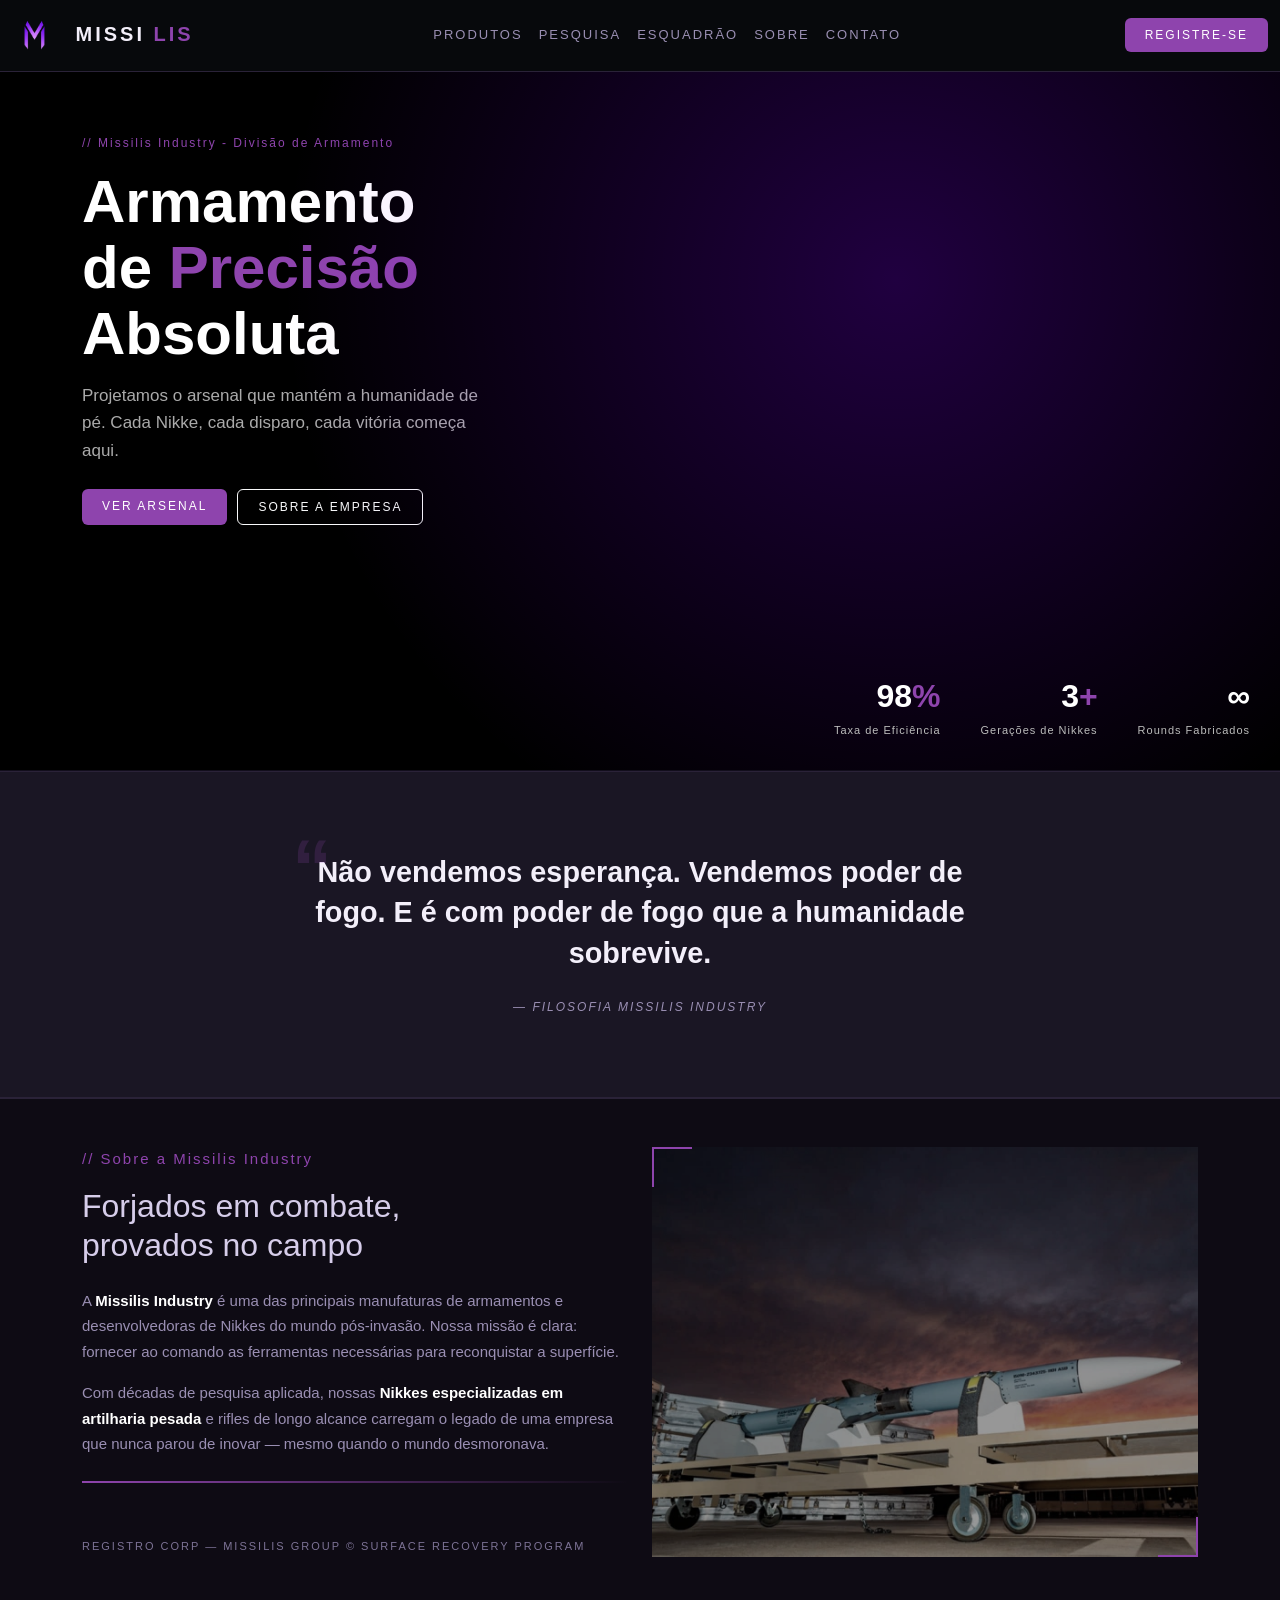
<file: MissilisWebSite/index.html>
<!-- Indica que é a verção mais recente do HTML -->
<!DOCTYPE html>
<!-- Começa o código HTML -->
<html lang="pt-br">
<!-- Cabeçalho do sitte-->

<head>
  <!-- Define o conjunto de caracteres(UTF-8 => suporta acentos e emojis) -->
  <meta charset="UTF-8">
  <!-- Torna o site responsivo em dispositivos móveis -->
  <meta name="viewport" content="width=device-width, initial-scale=1.0">
  <!-- Nome da págin -->
  <title>Missilis Industry</title>
  <!-- Ícone da aba/página -->
  <link rel="icon" href="img/Missilis IconV2.png" type="image/png">
  <!-- CSS Bootstrap -->
  <link href="https://cdn.jsdelivr.net/npm/bootstrap@5.3.7/dist/css/bootstrap.min.css" rel="stylesheet"
    integrity="sha384-LN+7fdVzj6u52u30Kp6M/trliBMCMKTyK833zpbD+pXdCLuTusPj697FH4R/5mcr" crossorigin="anonymous">
  <!-- Meu CSS Externo -->
  <link rel="stylesheet" href="css/style.css">
</head>
<!-- Começa o corpo da página -->

<body>
  <!-- Barra de navegação "navbar" -->
  <nav class="navbar navbar-expand-lg navbar-dark custom-nav">
    <div class="container-fluid">
      <!-- Logo -->
      <a class="navbar-brand fw-bold" href="#home">
        <img src="img/Missilis IconV2.png" alt="Logo">
        MISSI <span>LIS</span>
      </a>

      <!-- Botão -->
      <button class="navbar-toggler" type="button" data-bs-toggle="collapse" data-bs-target="#navbarNavAltMarkup">
        <span class="navbar-toggler-icon"></span>
      </button>

      <!-- Links -->
      <div class="collapse navbar-collapse" id="navbarNavAltMarkup">
        <div class="navbar-nav mx-auto"> <!-- Centraliza -->
          <a class="nav-link" href="#">Produtos</a>
          <a class="nav-link" href="#">Pesquisa</a>
          <a class="nav-link" href="#">Esquadrão</a>
          <a class="nav-link" href="#sobre">Sobre</a>
          <a class="nav-link" href="contact.html">Contato</a>
          <!-- Talvez icones de conta ou carrinho no futuro -->
        </div>

        <!-- Para baixar o jogo -->
        <a class="btn custom-btn" href="#">Registre-se</a>

      </div>
    </div>
  </nav>

  <!-- Hero => pasra chamar atenção -->
  <section class="hero d-flex align-itens-end" id="home">
    <div class="container hero-contain">

      <div class="row">
        <!-- TEXTO => não sei o que colocar aqui, vai esse exemplo por enquanto -->
        <div class="col-lg-6 hero-content">
          <p class="hero-tag">// Missilis Industry - Divisão de Armamento</p>

          <h1 class="hero-title">
            Armamento<br>
            de <span>Precisão</span><br>
            Absoluta
          </h1>

          <p class="hero-sub">
            Projetamos o arsenal que mantém a humanidade de pé. Cada Nikke, cada disparo, cada vitória começa aqui.
          </p>
          <div class="hero-actions">
            <a href="#" class="btn custom-btn">Ver Arsenal</a>
            <a href="about.html" class="btn btn-outline-light btn-hero">Sobre a empresa</a>
          </div>
        </div>
      </div>

      <!-- STATUS => Alguem vai ter que mudar isso depois -->
      <div class="hero-stats d-flex">
        <div class="stat-item">
          <div class="stat-number">98<span>%</span></div>
          <div class="stat-label">Taxa de Eficiência</div>
        </div>

        <div class="stat-item">
          <div class="stat-number">3<span>+</span></div>
          <div class="stat-label">Gerações de Nikkes</div>
        </div>

        <div class="stat-item">
          <div class="stat-number">∞</div>
          <div class="stat-label">Rounds Fabricados</div>
        </div>
      </div>

    </div>
  </section>

  <hr class="dividir">

  <!-- Manifesto/Frase de efeito -->
  <div class="manifesto text-center">
    <div class="container manifesto-inner">
      <blockquote class="manifesto-text">
        Não vendemos esperança. Vendemos poder de fogo. E é com poder de fogo que a humanidade sobrevive.
      </blockquote>
      <cite class="manifesto-author">— Filosofia Missilis Industry</cite>
    </div>
  </div>

  <!-- Sobre -->
  <section class="about-strip py-5" id="sobre">
    <div class="container">
      <div class="row align-itens-center g5">

        <div class="col-md-6 reveal">
          <p class="about-label">// Sobre a Missilis Industry</p>

          <h2 class="section-title mb-4">
            Forjados <span class="accent">em combate</span>,<br>provados no campo
          </h2>

          <p class="about-body">
            A <strong>Missilis Industry</strong> é uma das principais manufaturas de armamentos e desenvolvedoras de
            Nikkes
            do mundo pós-invasão. Nossa missão é clara: fornecer ao comando as ferramentas necessárias para reconquistar
            a
            superfície.
          </p>

          <p class="about-body">
            Com décadas de pesquisa aplicada, nossas <strong>Nikkes especializadas em artilharia pesada</strong> e
            rifles de
            longo alcance carregam o legado de uma empresa que nunca parou de inovar — mesmo quando o mundo desmoronava.
          </p>

          <div class="mt-4">
            <div class="divider"></div>
            <span class="about-footer">
              REGISTRO CORP — MISSILIS GROUP &copy SURFACE RECOVERY PROGRAM
            </span>
          </div>
        </div>
        <!-- Imagem promocional -->
        <div class="col-md-6 reveal">
          <div class="about-image-block">
            <img src="img/Missil-ar-ar.jpg" alt="Arsenal Missilis">
            <!-- Detalhes -->
            <div class="corner-top"></div>
            <div class="corner-bottom"></div>
          </div>
        </div>

      </div>

    </div>
  </section>


</body>
<!-- JS do Bootstrap -->
<script src="https://cdn.jsdelivr.net/npm/bootstrap@5.3.7/dist/js/bootstrap.bundle.min.js"
  integrity="sha384-ndDqU0Gzau9qJ1lfW4pNLlhNTkCfHzAVBReH9diLvGRem5+R9g2FzA8ZGN954O5Q" crossorigin="anonymous"></script>

</html>
</file>
<file: MissilisWebSite/css/style.css>
/* Estilo geral da página */
*, *::before, *::after {
    box-sizing: border-box;
    margin: 0;
    padding: 0;
}

html { scroll-behavior: smooth; } /* Adciona animação na paginas */

body {
    background: #0b0812;
    font-family: 'Barlow Condensed', sans-serif;
    color: #d6cdea;
    font-size: 17px;
    line-height: 1.6; /* Altura da caixa de linha */
    padding-top: 70px;
}

/* Bara de navegação */
.custom-nav {
    position: fixed;
    top: 0;
    left: 0;
    width: 100%;

    z-index: 1000;

    background: rgba(8,10,12,0.92);
    border-bottom: 1px solid #2a2238;
    backdrop-filter: blur(6px); /* Eeito de desfoque */
}

/* LOGO */
.navbar-brand {
    color: #f3effa !important;
    letter-spacing: 3px;
    font-size: 20px;
}

.navbar-brand span {
    color: #8e44ad; /* parte roxa */
}

.navbar-brand img {
    width: 45px;
    margin-right: 10px;
}

/* LINKS */
.nav-link {
    color: #9a8fb3 !important;
    font-size: 13px;
    letter-spacing: 2px;
    text-transform: uppercase;
    position: relative;
}

/* efeito de linha embaixo */
.nav-link::after {
    content: "";
    position: absolute;
    left: 0;
    bottom: -3px;
    width: 0%;
    height: 1px;
    background: #8e44ad;
    transition: 0.3s;
}

.nav-link:hover {
    color: #ffffff !important;
}

.nav-link:hover::after {
    width: 100%;
}

/* BOTÃO */
.custom-btn {
    background: #8e44ad;
    color: #fff;
    border: none;
    padding: 8px 20px;
    font-size: 12px;
    letter-spacing: 2px;
    text-transform: uppercase;
    transition: 0.3s;
}

.custom-btn:hover {
    background: #c77dff;
    color: #f3effa;
}

/* HERO => agora que o ilho chara e a mãe não ve */
.hero {
    height: 50vh; /* Ocupa a tela toda, em teoria */
    min-height: 700px; /* Altura minima */
    position: relative;
    
    /* fundo com imagem + escurecimento */
    background-color: #000;
    color: #fff;
}

.hero-contain {
    margin-top: 5%;
}

.hero-stats {
    position: absolute;
    bottom: 30px;
    right: 30px;

    display: flex;
    gap: 40px; /* Espaçamento uniorme */
}

/* Adcionar eeito de brilho roxo */
.hero::before {
    content: "";
    position: absolute;
    inset: 0; /*  define simultaneamente as distâncias top, right, bottom e left */

    /* Novo */
    background: radial-gradient(
        circle at 70% 30%, 
        rgba(128, 0, 255, 0.25), 
        transparent 60%
    );

    pointer-events: none; /* não atrapalha cliques */
}

/* Estilo do texto */
.hero-content {
    padding-bottom: 80px;
}

/* Tag pequena */
.hero-tag {
    font-size: 12px;
    color: #8e44ad;
    letter-spacing: 2px;
}

/* Titulo grande do hero */
.hero-title {
    font-size: 60px;
    font-weight: bold;
    line-height: 1.1;
}

.hero-title span {
    color: #8e44ad;
}

/* Texto do hero */
.hero-sub {
    color: #aaa;
    max-width: 400px;
    margin-top: 15px;
}

/* Botões do hero*/
.hero-actions {
    margin-top: 25px;
    display: flex;
    gap: 10px;
}
.btn-hero {
    padding: 8px 20px;
    font-size: 12px;
    letter-spacing: 2px;
    text-transform: uppercase;
    transition: 0.3s;
}

/* Itens */
.stat-item {
    text-align: right;
}

/* Numero/valor do item do hero */
.stat-number {
    font-size: 32px;
    font-weight: bold;
}

.stat-number span {
    color: #8e44ad;
}

/* Texto pequeno do hero */
.stat-label {
    font-size: 11px;
    color: #bbb;
    letter-spacing: 1px;
}

.dividir {
    border: none;
    border-top: 1px solid #2a2238;
    margin: 0;
}

/* Manifesto */
.manifesto{
    background: #1a1624;
    border-top: 1px solid #2a2238;
    border-bottom: 1px solid #2a2238;
    padding: 80px 20px;
    position: relative;
}

/* LIMITA LARGURA (Bootstrap já ajuda, mas reforça para não dar BO) */
.manifesto-inner {
    max-width: 700px;
}

.manifesto-text {
    font-size: 1.8rem;
    font-weight: 600;
    color: #f3effa;
    line-height: 1.4;
    position: relative;
}

/* Aspas Decorativa Grande */
.manifesto-text::before {
    content: "“"; /* aspas */
    position: absolute;
    top: -40px;
    left: -10px;
    font-size: 80px;
    color: #8e44ad;
    opacity: 0.2;
}

.manifesto-author {
    display: block;
    margin-top: 25px;
    font-size: 12px;
    color: #9a8fb3;
    letter-spacing: 2px;
    text-transform: uppercase;
}

/* Seção Sobre */
.divider {
    border: none;
    height: 2px;
    background: linear-gradient(to right, #8e44ad, transparent);
    margin-bottom: 3rem;
}
.about-strip {
    background-color: #0e0b14;
    border-top: 1px solid #2a2238;
    border-bottom: 1px solid #2a2238;
}

.about-label {
    font-size: 15px;
    color: #8e44ad;
    letter-spacing: 2px;
}

.about-body {
    font-size: 15px;
    color: #9a8fb3;
    line-height: 1.7;
}

.about-body strong {
    color: #ffffff;
}

.about-footer {
    font-size: 11px;
    color: #7d7396;
    letter-spacing: 2px;
}

/* Imagem do about */
.about-image-block {
    position: relative;
    overflow: hidden;
}

.about-image-block img {
    width: 100%;
    height: auto;
    filter: brightness(0.6) saturate(0.5);
}

.about-image-block::before {
    content: "";
    position: absolute;
    inset: 0;
    background: linear-gradient(135deg, rgba(142,68,173,0.2), transparent);
}

.corner-top {
    position: absolute;
    top: 0;
    left: 0;
    width: 40px;
    height: 40px;
    border-top: 2px solid #8e44ad;
    border-left: 2px solid #8e44ad;
}

.corner-bottom {
    position: absolute;
    bottom: 0;
    right: 0;
    width: 40px;
    height: 40px;
    border-bottom: 2px solid #8e44ad;
    border-right: 2px solid #8e44ad;
}
</file>
